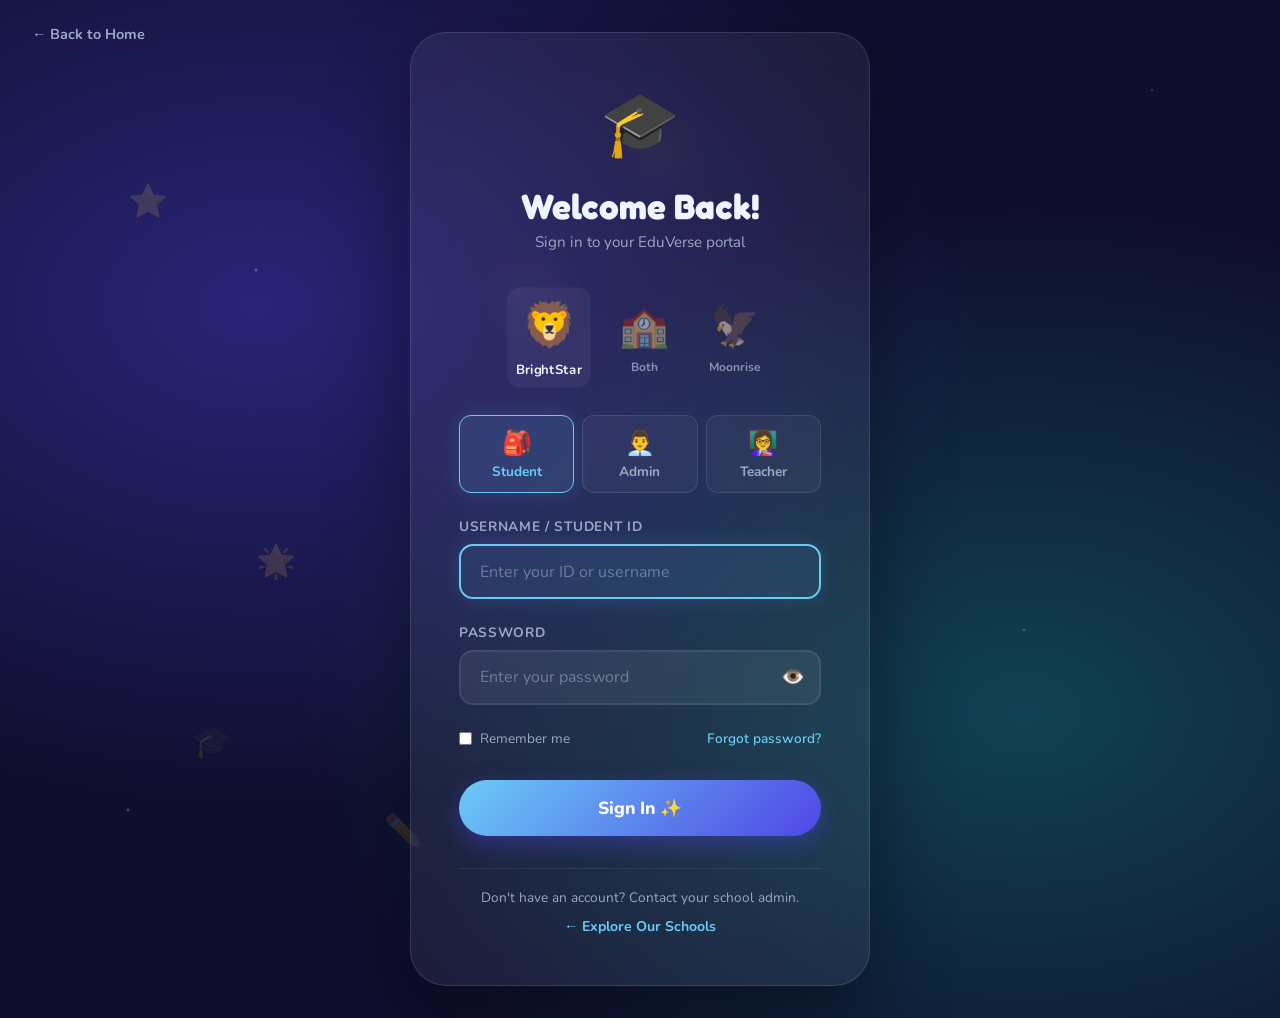
<file: login.html>
<!DOCTYPE html>
<html lang="en">
<head>
  <meta charset="UTF-8" />
  <meta name="viewport" content="width=device-width, initial-scale=1.0"/>
  <title>Login – EduVerse Portal</title>
  <link rel="preconnect" href="https://fonts.googleapis.com">
  <link href="https://fonts.googleapis.com/css2?family=Baloo+2:wght@400;600;700;800&family=Nunito:wght@400;600;700;800&family=Fredoka+One&display=swap" rel="stylesheet">
  <link rel="stylesheet" href="css/style.css">
  <link rel="stylesheet" href="css/animations.css">
  <style>
    .bg-shapes .shape { animation-duration: 30s !important; }
    .floating-stars {
      position: fixed; inset: 0; pointer-events: none; z-index: 0;
      background-image:
        radial-gradient(2px 2px at 20% 30%, rgba(255,255,255,0.4) 0%, transparent 100%),
        radial-gradient(2px 2px at 80% 70%, rgba(255,255,255,0.3) 0%, transparent 100%),
        radial-gradient(1px 1px at 50% 20%, rgba(255,255,255,0.5) 0%, transparent 100%),
        radial-gradient(1px 1px at 60% 80%, rgba(255,255,255,0.3) 0%, transparent 100%),
        radial-gradient(2px 2px at 10% 90%, rgba(255,255,255,0.4) 0%, transparent 100%),
        radial-gradient(1px 1px at 90% 10%, rgba(255,255,255,0.5) 0%, transparent 100%);
    }
    .back-link {
      position: absolute; top: 1.5rem; left: 2rem;
      display: flex; align-items: center; gap: 0.5rem;
      color: var(--text-muted); font-weight: 700; font-size: 0.9rem;
      transition: color 0.3s; z-index: 10;
    }
    .back-link:hover { color: var(--sky); }
    .login-school-preview {
      display: flex; justify-content: center; gap: 1.5rem; margin-bottom: 2rem;
    }
    .preview-school {
      display: flex; flex-direction: column; align-items: center; gap: 0.3rem;
      opacity: 0.5; transition: opacity 0.3s, transform 0.3s; cursor: pointer;
      padding: 0.5rem;
      border-radius: 12px;
    }
    .preview-school.active { 
      opacity: 1; 
      transform: scale(1.1);
      background: rgba(255,255,255,0.05);
    }
    .preview-school:hover:not(.active) { 
      opacity: 0.7; 
      transform: scale(1.05);
    }
    .preview-school .preview-emoji { font-size: 2.5rem; }
    .preview-school .preview-name { font-size: 0.75rem; font-weight: 700; }
    .role-selector { display:grid; grid-template-columns:1fr 1fr 1fr; gap:0.5rem; margin-bottom:1.5rem; }
    .role-btn {
      padding:0.7rem 0.5rem; border-radius:12px; border:1px solid rgba(255,255,255,0.1);
      background:rgba(255,255,255,0.04); cursor:pointer; text-align:center;
      transition:all 0.3s; color:var(--text-muted); font-family:var(--font-body);
      font-weight:700; font-size:0.85rem;
    }
    .role-btn .role-icon { display:block; font-size:1.5rem; margin-bottom:0.2rem; }
    .role-btn.active {
      background:rgba(107,203,247,0.12); border-color:var(--sky); color:var(--sky);
      box-shadow: 0 0 20px rgba(107,203,247,0.15);
    }
    .role-btn:hover:not(.active) { border-color:rgba(255,255,255,0.2); color:var(--text-light); }
    
    /* Alert styles */
    .alert {
      padding: 1rem;
      border-radius: 12px;
      margin-bottom: 1.5rem;
      display: none;
      align-items: center;
      gap: 0.5rem;
      font-size: 0.9rem;
      font-weight: 600;
      animation: slideDown 0.3s ease-out;
    }
    .alert.visible { display: flex; }
    .alert-error {
      background: rgba(239, 68, 68, 0.1);
      border: 1px solid rgba(239, 68, 68, 0.3);
      color: #FCA5A5;
    }
    .alert-success {
      background: rgba(34, 197, 94, 0.1);
      border: 1px solid rgba(34, 197, 94, 0.3);
      color: #86EFAC;
    }
    .alert-warning {
      background: rgba(251, 191, 36, 0.1);
      border: 1px solid rgba(251, 191, 36, 0.3);
      color: #FCD34D;
    }
    @keyframes slideDown {
      from { opacity: 0; transform: translateY(-10px); }
      to { opacity: 1; transform: translateY(0); }
    }
    @keyframes shake {
      0%, 100% { transform: translateX(0); }
      10%, 30%, 50%, 70%, 90% { transform: translateX(-5px); }
      20%, 40%, 60%, 80% { transform: translateX(5px); }
    }
    .shake { animation: shake 0.5s; }
    
    /* Loading overlay */
    .loading-overlay {
      position: fixed;
      inset: 0;
      background: rgba(15, 14, 46, 0.9);
      backdrop-filter: blur(5px);
      display: none;
      align-items: center;
      justify-content: center;
      z-index: 9999;
    }
    .loading-overlay.visible { display: flex; }
    .loading-spinner {
      width: 60px;
      height: 60px;
      border: 4px solid rgba(107, 203, 247, 0.2);
      border-top-color: var(--sky);
      border-radius: 50%;
      animation: spin 1s linear infinite;
    }
    @keyframes spin {
      to { transform: rotate(360deg); }
    }
  </style>
</head>
<body class="login-body">

  <div class="floating-stars"></div>
  <div class="bg-shapes" aria-hidden="true">
    <div class="shape s1">⭐</div><div class="shape s3">🌟</div>
    <div class="shape s5">📚</div><div class="shape s7">🎓</div>
    <div class="shape s9">✏️</div><div class="shape s11">💡</div>
  </div>

  <a href="index.php" class="back-link">← Back to Home</a>

  <!-- Loading overlay -->
  <div class="loading-overlay" id="loadingOverlay">
    <div class="loading-spinner"></div>
  </div>

  <div class="login-container">
    <div class="login-card" id="loginCard">
      <div class="login-header">
        <span class="login-logo">🎓</span>
        <h1 class="login-title">Welcome Back!</h1>
        <p class="login-sub">Sign in to your EduVerse portal</p>
      </div>

      <!-- Alert messages -->
      <div class="alert alert-error" id="alertError">
        <span>❌</span>
        <span id="alertErrorText">An error occurred</span>
      </div>
      <div class="alert alert-success" id="alertSuccess">
        <span>✅</span>
        <span id="alertSuccessText">Login successful!</span>
      </div>
      <div class="alert alert-warning" id="alertWarning">
        <span>⚠️</span>
        <span id="alertWarningText">Warning</span>
      </div>

      <!-- School selector -->
      <div class="login-school-preview">
        <div class="preview-school active" data-school="brightstar" onclick="selectSchool('brightstar')">
          <span class="preview-emoji">🦁</span>
          <span class="preview-name">BrightStar</span>
        </div>
        <div class="preview-school" data-school="both" onclick="selectSchool('both')">
          <span class="preview-emoji">🏫</span>
          <span class="preview-name">Both</span>
        </div>
        <div class="preview-school" data-school="moonrise" onclick="selectSchool('moonrise')">
          <span class="preview-emoji">🦅</span>
          <span class="preview-name">Moonrise</span>
        </div>
      </div>

      <!-- Role selector -->
      <div class="role-selector">
        <button type="button" class="role-btn active" data-role="student" onclick="selectRole('student')">
          <span class="role-icon">🎒</span>Student
        </button>
        <button type="button" class="role-btn" data-role="admin" onclick="selectRole('admin')">
          <span class="role-icon">👨‍💼</span>Admin
        </button>
        <button type="button" class="role-btn" data-role="teacher" onclick="selectRole('teacher')">
          <span class="role-icon">👩‍🏫</span>Teacher
        </button>
      </div>

      <!-- Login form -->
      <form id="loginForm" onsubmit="handleLogin(event)" autocomplete="on">
        <div class="form-group">
          <label class="form-label" for="username">Username / Student ID</label>
          <div class="input-wrapper">
            <input 
              type="text" 
              id="username" 
              name="username"
              class="form-input" 
              placeholder="Enter your ID or username" 
              required 
              autocomplete="username"
              autofocus
            >
          </div>
          <span class="error-msg" id="userError">Please enter your username</span>
        </div>

        <div class="form-group">
          <label class="form-label" for="password">Password</label>
          <div class="input-wrapper">
            <input 
              type="password" 
              id="password" 
              name="password"
              class="form-input" 
              placeholder="Enter your password" 
              required 
              autocomplete="current-password"
            >
            <span class="input-icon" onclick="togglePassword()" title="Show/Hide password" style="cursor: pointer;">👁️</span>
          </div>
          <span class="error-msg" id="passError">Please enter your password</span>
        </div>

        <!-- Hidden school & role fields -->
        <input type="hidden" id="schoolField" name="school" value="brightstar">
        <input type="hidden" id="roleField" name="role" value="student">

        <div style="display:flex; align-items:center; justify-content:space-between; margin-bottom:1.5rem;">
          <label style="display:flex; align-items:center; gap:0.5rem; font-size:0.85rem; color:var(--text-muted); cursor:pointer;">
            <input type="checkbox" id="rememberMe" style="accent-color:var(--sky)"> Remember me
          </label>
          <a href="#" onclick="showForgotPassword(); return false;" style="color:var(--sky); font-size:0.85rem; font-weight:600;">
            Forgot password?
          </a>
        </div>

        <button type="submit" class="btn-login-submit" id="loginBtn">
          <span id="loginBtnText">Sign In ✨</span>
        </button>
      </form>

      <div class="login-footer-links" style="margin-top:2rem; border-top:1px solid rgba(255,255,255,0.08); padding-top:1.2rem;">
        <p style="color:var(--text-muted); font-size:0.85rem; margin-bottom:0.5rem;">
          Don't have an account? Contact your school admin.
        </p>
        <a href="index.php#schools" style="color:var(--sky); font-size:0.88rem; font-weight:700;">
          ← Explore Our Schools
        </a>
      </div>
    </div>
  </div>

  <script>
    // ============================================
    // EDUVERSE LOGIN - CORRECTED VERSION
    // Fixed redirect paths for actual file structure
    // ============================================

    'use strict';

    // State management
    let selectedSchool = 'brightstar';
    let selectedRole = 'student';
    let loginAttempts = 0;
    const MAX_ATTEMPTS = 5;

    // ============ INITIALIZATION ============
    document.addEventListener('DOMContentLoaded', function() {
      console.log('✅ Login page loaded');
      loadRememberedUsername();
    });

    // ============ SCHOOL SELECTION ============
    function selectSchool(school) {
      selectedSchool = school;
      document.getElementById('schoolField').value = school;
      
      document.querySelectorAll('.preview-school').forEach(el => {
        el.classList.remove('active');
        if (el.dataset.school === school) {
          el.classList.add('active');
        }
      });
      
      console.log('🏫 Selected school:', school);
    }

    // ============ ROLE SELECTION ============
    function selectRole(role) {
      selectedRole = role;
      document.getElementById('roleField').value = role;
      
      document.querySelectorAll('.role-btn').forEach(btn => {
        btn.classList.toggle('active', btn.dataset.role === role);
      });
      
      console.log('👤 Selected role:', role);
    }

    // ============ PASSWORD TOGGLE ============
    function togglePassword() {
      const passwordInput = document.getElementById('password');
      const icon = event.target;
      
      if (passwordInput.type === 'password') {
        passwordInput.type = 'text';
        icon.textContent = '🔒';
      } else {
        passwordInput.type = 'password';
        icon.textContent = '👁️';
      }
    }

    // ============ REMEMBER ME ============
    function loadRememberedUsername() {
      const remembered = localStorage.getItem('eduverse_username');
      const rememberCheckbox = document.getElementById('rememberMe');
      
      if (remembered) {
        document.getElementById('username').value = remembered;
        rememberCheckbox.checked = true;
      }
    }

    function saveRememberedUsername(username) {
      const rememberCheckbox = document.getElementById('rememberMe');
      
      if (rememberCheckbox.checked) {
        localStorage.setItem('eduverse_username', username);
      } else {
        localStorage.removeItem('eduverse_username');
      }
    }

    // ============ ALERT FUNCTIONS ============
    function showAlert(type, message) {
      hideAllAlerts();
      
      const alertEl = document.getElementById('alert' + capitalize(type));
      const textEl = document.getElementById('alert' + capitalize(type) + 'Text');
      
      if (alertEl && textEl) {
        textEl.textContent = message;
        alertEl.classList.add('visible');
        
        setTimeout(() => {
          alertEl.classList.remove('visible');
        }, 5000);
      }
    }

    function hideAllAlerts() {
      document.querySelectorAll('.alert').forEach(alert => {
        alert.classList.remove('visible');
      });
      document.querySelectorAll('.error-msg').forEach(error => {
        error.classList.remove('visible');
      });
    }

    function capitalize(str) {
      return str.charAt(0).toUpperCase() + str.slice(1);
    }

    // ============ LOADING STATE ============
    function setLoading(isLoading) {
      const btn = document.getElementById('loginBtn');
      const btnText = document.getElementById('loginBtnText');
      const overlay = document.getElementById('loadingOverlay');
      
      if (isLoading) {
        btn.disabled = true;
        btnText.textContent = '🔄 Signing in...';
        overlay.classList.add('visible');
      } else {
        btn.disabled = false;
        btnText.textContent = 'Sign In ✨';
        overlay.classList.remove('visible');
      }
    }

    // ============ VALIDATION ============
    function validateForm() {
      hideAllAlerts();
      
      const username = document.getElementById('username').value.trim();
      const password = document.getElementById('password').value;
      let isValid = true;

      if (!username) {
        document.getElementById('userError').classList.add('visible');
        isValid = false;
      }

      if (!password) {
        document.getElementById('passError').classList.add('visible');
        isValid = false;
      }

      if (loginAttempts >= MAX_ATTEMPTS) {
        showAlert('error', 'Too many failed attempts. Please wait 5 minutes.');
        isValid = false;
      }

      return isValid;
    }

    // ============ LOGIN HANDLER ============
    async function handleLogin(event) {
      event.preventDefault();
      
      if (!validateForm()) {
        shakeCard();
        return;
      }

      const username = document.getElementById('username').value.trim();
      const password = document.getElementById('password').value;
      
      setLoading(true);
      
      try {
        const response = await fetch('php/login.php', {
          method: 'POST',
          headers: { 
            'Content-Type': 'application/json',
            'Accept': 'application/json'
          },
          credentials: 'include',
          body: JSON.stringify({
            username: username,
            password: password,
            school: selectedSchool,
            role: selectedRole
          })
        });

        if (!response.ok) {
          throw new Error(`Server error: ${response.status}`);
        }

        const data = await response.json();
        
        if (data.success) {
          loginAttempts = 0;
          console.log('✅ Login successful:', data);
          
          saveRememberedUsername(username);
          showAlert('success', 'Login successful! Redirecting...');
          document.getElementById('loginBtnText').textContent = '✅ Success!';
          
          setTimeout(() => {
            redirectToDashboard(data.role, data.school);
          }, 1000);
          
        } else {
          loginAttempts++;
          setLoading(false);
          
          const errorMessage = data.message || data.error || 'Invalid credentials';
          console.error('❌ Login failed:', errorMessage);
          
          showAlert('error', errorMessage);
          shakeCard();
          
          document.getElementById('password').value = '';
          document.getElementById('password').focus();
        }
        
      } catch (error) {
        setLoading(false);
        console.error('❌ Login error:', error);
        showAlert('error', 'Connection error. Please try again.');
        shakeCard();
      }
    }

    // ============ REDIRECT LOGIC - FIXED ============
    function redirectToDashboard(role, school) {
      console.log('🔀 Redirecting. Role:', role, 'School:', school);
      
      // Redirect to actual file locations
      if (role === 'admin') {
        window.location.href = 'admin/index.html';
      } else if (role === 'student') {
        window.location.href = 'student-dashboard.php';
      } else if (role === 'teacher') {
        window.location.href = 'teacher-dashboard.php?school=' + school;
      } else {
        console.warn('⚠️ Unknown role:', role);
        window.location.href = 'index.php';
      }
    }

    // ============ ANIMATIONS ============
    function shakeCard() {
      const card = document.getElementById('loginCard');
      card.classList.add('shake');
      setTimeout(() => {
        card.classList.remove('shake');
      }, 500);
    }

    // ============ FORGOT PASSWORD ============
    function showForgotPassword() {
      showAlert('warning', 'Please contact your school administrator to reset your password.');
    }
  </script>
</body>
</html>
</file>
<file: css/style.css>
/* ============================================
   EDUVERSE PORTAL - COMPLETE STYLESHEET
   Perfectly Organized & Production Ready
   ============================================ */

/* ================================================
   SECTION 1: CSS VARIABLES
   ================================================ */
:root {
  /* Colors */
  --sun: #FFD93D;
  --sky: #6BCBF7;
  --grass: #6BCB77;
  --coral: #FF6B6B;
  --purple: #A78BFA;
  --indigo: #4F46E5;
  --pink: #F472B6;
  --teal: #14B8A6;
  --orange: #FB923C;
  
  /* Backgrounds */
  --bg-main: #0F0E2E;
  --bg-card: rgba(255,255,255,0.07);
  
  /* Text */
  --text-light: #F0F4FF;
  --text-muted: #9BA8C5;
  
  /* Effects */
  --border-glow: rgba(167,139,250,0.3);
  --shadow-glow: 0 0 40px rgba(107,203,247,0.25);
  
  /* Typography */
  --font-fun: 'Baloo 2', cursive;
  --font-body: 'Nunito', sans-serif;
  --font-title: 'Fredoka One', cursive;
  
  /* Layout */
  --navbar-h: 72px;
  --radius-lg: 24px;
  --radius-xl: 36px;
}

/* ================================================
   SECTION 2: RESET & BASE STYLES
   ================================================ */
*, *::before, *::after {
  box-sizing: border-box;
  margin: 0;
  padding: 0;
}

html {
  scroll-behavior: smooth;
}

body {
  font-family: var(--font-body);
  background: var(--bg-main);
  color: var(--text-light);
  overflow-x: hidden;
  background: 
    radial-gradient(ellipse at 10% 20%, rgba(79,70,229,0.35) 0%, transparent 55%),
    radial-gradient(ellipse at 90% 80%, rgba(20,184,166,0.25) 0%, transparent 55%),
    radial-gradient(ellipse at 50% 50%, rgba(244,114,182,0.1) 0%, transparent 70%),
    #0F0E2E;
  min-height: 100vh;
}

a {
  text-decoration: none;
  color: inherit;
}

ul {
  list-style: none;
}

img {
  max-width: 100%;
  display: block;
}

/* ================================================
   SECTION 3: FLOATING BACKGROUND SHAPES
   ================================================ */
.bg-shapes {
  position: fixed;
  inset: 0;
  pointer-events: none;
  z-index: 0;
  overflow: hidden;
}

.shape {
  position: absolute;
  font-size: clamp(1.5rem, 3vw, 2.8rem);
  opacity: 0.12;
  animation: floatShape 20s linear infinite;
  filter: blur(0.5px);
}

.s1 { top: 10%; left: 5%; animation-duration: 18s; }
.s2 { top: 30%; left: 90%; animation-duration: 22s; animation-delay: -5s; }
.s3 { top: 70%; left: 15%; animation-duration: 16s; animation-delay: -8s; }
.s4 { top: 20%; left: 80%; animation-duration: 25s; animation-delay: -3s; }
.s5 { top: 85%; left: 75%; animation-duration: 19s; animation-delay: -10s; }
.s6 { top: 55%; left: 50%; animation-duration: 21s; animation-delay: -6s; }
.s7 { top: 40%; left: 25%; animation-duration: 17s; animation-delay: -12s; }
.s8 { top: 15%; left: 60%; animation-duration: 23s; animation-delay: -2s; }
.s9 { top: 75%; left: 40%; animation-duration: 20s; animation-delay: -15s; }
.s10 { top: 90%; left: 10%; animation-duration: 24s; animation-delay: -7s; }
.s11 { top: 5%; left: 45%; animation-duration: 15s; animation-delay: -9s; }
.s12 { top: 60%; left: 95%; animation-duration: 26s; animation-delay: -4s; }

@keyframes floatShape {
  0% { transform: translateY(0px) rotate(0deg); opacity: 0.12; }
  25% { opacity: 0.2; }
  50% { transform: translateY(-30px) rotate(180deg); opacity: 0.12; }
  75% { opacity: 0.18; }
  100% { transform: translateY(0px) rotate(360deg); opacity: 0.12; }
}

/* ================================================
   SECTION 4: NAVBAR
   ================================================ */
/* ============================================
   PROFESSIONAL NAVBAR WITH GLASSMORPHISM
   Modern, Beautiful, Fixed Header
   ============================================ */

.navbar {
  position: fixed;
  top: 0;
  left: 0;
  right: 0;
  z-index: 1000;
  height: var(--navbar-h);
  display: flex;
  align-items: center;
  justify-content: space-between;
  padding: 0 clamp(1.5rem, 5vw, 4rem);
  
  /* Advanced Glassmorphism */
  background: rgba(15, 14, 46, 0.4);
  backdrop-filter: blur(25px) saturate(180%);
  -webkit-backdrop-filter: blur(25px) saturate(180%);
  
  /* Beautiful Border */
  border-bottom: 1px solid rgba(255, 255, 255, 0.1);
  box-shadow: 0 4px 30px rgba(0, 0, 0, 0.1),
              0 1px 0 rgba(255, 255, 255, 0.05) inset;
  
  /* Smooth Transitions */
  transition: all 0.4s cubic-bezier(0.4, 0, 0.2, 1);
}

/* Scrolled State - More Opaque */
.navbar.scrolled {
  background: rgba(15, 14, 46, 0.85);
  backdrop-filter: blur(30px) saturate(200%);
  -webkit-backdrop-filter: blur(30px) saturate(200%);
  box-shadow: 0 8px 32px rgba(0, 0, 0, 0.2),
              0 1px 0 rgba(255, 255, 255, 0.08) inset,
              0 -1px 0 rgba(255, 255, 255, 0.02) inset;
  border-bottom-color: rgba(255, 255, 255, 0.15);
}

/* Brand Logo */
.nav-brand {
  display: flex;
  align-items: center;
  gap: 0.8rem;
  font-family: var(--font-title);
  font-size: 1.9rem;
  color: var(--sun);
  position: relative;
  transition: transform 0.3s ease;
  cursor: pointer;
  
  /* Subtle Glow */
  filter: drop-shadow(0 0 20px rgba(255, 217, 61, 0.3));
}

.nav-brand:hover {
  transform: translateY(-2px);
  filter: drop-shadow(0 0 25px rgba(255, 217, 61, 0.5));
}

.brand-icon {
  font-size: 2.2rem;
  display: inline-block;
  animation: brandFloat 3s ease-in-out infinite;
}

@keyframes brandFloat {
  0%, 100% { transform: translateY(0px) rotate(0deg); }
  50% { transform: translateY(-5px) rotate(5deg); }
}

.brand-text {
  font-family: var(--font-title);
  background: linear-gradient(135deg, var(--sun), var(--orange));
  -webkit-background-clip: text;
  -webkit-text-fill-color: transparent;
  background-clip: text;
  position: relative;
}

/* Navigation Links Container */
.nav-links {
  display: flex;
  align-items: center;
  gap: 2.5rem;
  position: relative;
}

/* Individual Nav Links */
.nav-link {
  font-family: var(--font-body);
  font-weight: 600;
  font-size: 0.95rem;
  color: var(--text-muted);
  letter-spacing: 0.03em;
  position: relative;
  padding: 0.5rem 0;
  transition: all 0.3s cubic-bezier(0.4, 0, 0.2, 1);
  cursor: pointer;
}

/* Animated Underline */
.nav-link::after {
  content: '';
  position: absolute;
  bottom: 0;
  left: 0;
  width: 0;
  height: 2px;
  background: linear-gradient(90deg, var(--sky), var(--purple), var(--pink));
  background-size: 200% 100%;
  border-radius: 2px;
  transition: width 0.4s cubic-bezier(0.4, 0, 0.2, 1);
  box-shadow: 0 0 10px rgba(107, 203, 247, 0.5);
}

/* Hover Effect */
.nav-link:hover {
  color: var(--text-light);
  transform: translateY(-2px);
  text-shadow: 0 0 20px rgba(107, 203, 247, 0.4);
}

.nav-link:hover::after {
  width: 100%;
  animation: gradientShift 2s ease infinite;
}

@keyframes gradientShift {
  0% { background-position: 0% 50%; }
  50% { background-position: 100% 50%; }
  100% { background-position: 0% 50%; }
}

/* Active Link State */
.nav-link.active {
  color: var(--sky);
  font-weight: 700;
}

.nav-link.active::after {
  width: 100%;
  background: linear-gradient(90deg, var(--sky), var(--purple));
}

/* Login Button - Premium Design */
.nav-btn.btn-login {
  position: relative;
  padding: 0.65rem 1.8rem;
  border-radius: 50px;
  background: linear-gradient(135deg, var(--indigo), var(--purple), var(--pink));
  background-size: 200% 200%;
  color: #fff;
  font-weight: 700;
  font-size: 0.95rem;
  border: 1px solid rgba(255, 255, 255, 0.1);
  cursor: pointer;
  overflow: hidden;
  
  /* Glass Effect */
  backdrop-filter: blur(10px);
  
  /* Premium Shadow */
  box-shadow: 0 4px 20px rgba(79, 70, 229, 0.4),
              0 1px 0 rgba(255, 255, 255, 0.1) inset;
  
  /* Smooth Transitions */
  transition: all 0.4s cubic-bezier(0.4, 0, 0.2, 1);
}

/* Animated Background Gradient */
.nav-btn.btn-login::before {
  content: '';
  position: absolute;
  inset: 0;
  background: linear-gradient(135deg, transparent, rgba(255, 255, 255, 0.2), transparent);
  transform: translateX(-100%);
  transition: transform 0.6s ease;
}

/* Hover State */
.nav-btn.btn-login:hover {
  transform: translateY(-3px) scale(1.05);
  background-position: 100% 50%;
  box-shadow: 0 8px 30px rgba(79, 70, 229, 0.6),
              0 4px 15px rgba(167, 139, 250, 0.4),
              0 1px 0 rgba(255, 255, 255, 0.2) inset;
  border-color: rgba(255, 255, 255, 0.2);
}

.nav-btn.btn-login:hover::before {
  transform: translateX(100%);
}

/* Active/Click State */
.nav-btn.btn-login:active {
  transform: translateY(-1px) scale(1.02);
  box-shadow: 0 4px 15px rgba(79, 70, 229, 0.5);
}

/* Mobile Hamburger Menu */
.hamburger {
  display: none;
  flex-direction: column;
  justify-content: space-between;
  width: 30px;
  height: 24px;
  cursor: pointer;
  background: none;
  border: none;
  padding: 0;
  position: relative;
  z-index: 1001;
  transition: transform 0.3s ease;
}

.hamburger:hover {
  transform: scale(1.1);
}

.hamburger span {
  display: block;
  width: 100%;
  height: 3px;
  background: linear-gradient(90deg, var(--text-light), var(--sky));
  border-radius: 3px;
  transition: all 0.3s cubic-bezier(0.68, -0.55, 0.265, 1.55);
  box-shadow: 0 0 10px rgba(107, 203, 247, 0.3);
}

/* Hamburger Animation - Open State */
.hamburger.active span:nth-child(1) {
  transform: translateY(10.5px) rotate(45deg);
}

.hamburger.active span:nth-child(2) {
  opacity: 0;
  transform: translateX(-20px);
}

.hamburger.active span:nth-child(3) {
  transform: translateY(-10.5px) rotate(-45deg);
}

/* Mobile Menu - Glass Panel */
.nav-links.open {
  display: flex;
  flex-direction: column;
  position: fixed;
  top: var(--navbar-h);
  left: 0;
  right: 0;
  
  /* Advanced Glassmorphism */
  background: rgba(15, 14, 46, 0.95);
  backdrop-filter: blur(30px) saturate(180%);
  -webkit-backdrop-filter: blur(30px) saturate(180%);
  
  /* Premium Styling */
  padding: 2rem 1.5rem;
  gap: 1.5rem;
  border-bottom: 1px solid rgba(255, 255, 255, 0.1);
  box-shadow: 0 10px 40px rgba(0, 0, 0, 0.3),
              0 1px 0 rgba(255, 255, 255, 0.1) inset;
  
  /* Smooth Animation */
  animation: slideDown 0.4s cubic-bezier(0.4, 0, 0.2, 1);
  max-height: calc(100vh - var(--navbar-h));
  overflow-y: auto;
}

@keyframes slideDown {
  from {
    opacity: 0;
    transform: translateY(-20px);
  }
  to {
    opacity: 1;
    transform: translateY(0);
  }
}

/* Responsive Design */
@media (max-width: 900px) {
  .nav-links {
    display: none;
  }
  
  .hamburger {
    display: flex;
  }
  
  .nav-brand {
    font-size: 1.6rem;
  }
  
  .brand-icon {
    font-size: 1.8rem;
  }
  
  /* Mobile Nav Links */
  .nav-links.open .nav-link {
    width: 100%;
    padding: 1rem;
    border-radius: 12px;
    background: rgba(255, 255, 255, 0.03);
    border: 1px solid rgba(255, 255, 255, 0.05);
    text-align: center;
    transition: all 0.3s ease;
  }
  
  .nav-links.open .nav-link:hover {
    background: rgba(255, 255, 255, 0.08);
    border-color: rgba(107, 203, 247, 0.3);
    transform: translateX(5px);
  }
  
  .nav-links.open .nav-link::after {
    display: none;
  }
  
  /* Mobile Login Button */
  .nav-links.open .nav-btn.btn-login {
    width: 100%;
    padding: 1rem 2rem;
    font-size: 1rem;
  }
}

@media (max-width: 600px) {
  .navbar {
    padding: 0 1rem;
  }
  
  .nav-brand {
    font-size: 1.4rem;
  }
  
  .brand-icon {
    font-size: 1.6rem;
  }
}

/* Accessibility - Focus States */
.nav-link:focus-visible,
.nav-btn.btn-login:focus-visible,
.hamburger:focus-visible {
  outline: 2px solid var(--sky);
  outline-offset: 4px;
  border-radius: 8px;
}

/* Smooth Scroll Padding for Fixed Navbar */
html {
  scroll-padding-top: calc(var(--navbar-h) + 2rem);
}

/* Extra Polish - Shine Effect on Load */
@keyframes navbarShine {
  0% {
    background-position: -100% 0;
  }
  100% {
    background-position: 200% 0;
  }
}

.navbar::before {
  content: '';
  position: absolute;
  top: 0;
  left: -100%;
  width: 100%;
  height: 100%;
  background: linear-gradient(
    90deg,
    transparent,
    rgba(255, 255, 255, 0.1),
    transparent
  );
  animation: navbarShine 3s ease-in-out infinite;
  pointer-events: none;
}

/* ================================================
   SECTION 5: HERO SECTION
   ================================================ */
/* ============================================
   HERO SECTION - PERFECT FIX
   Text on LEFT, Planet on RIGHT
   ============================================ */

/* ---- HERO SECTION ---- */
/* ============================================
   HERO SECTION - PERFECT FIX
   Text on LEFT, Planet on RIGHT
   ============================================ */

/* ---- HERO SECTION ---- */
.hero {
  position: relative;
  z-index: 1;
  min-height: 100vh;
  padding-top: var(--navbar-h);
  padding-left: clamp(1.5rem, 6vw, 7rem);
  padding-right: clamp(1rem, 4vw, 3rem);
  display: flex;
  align-items: center;
}

.hero-content {
  width: 100%;
  display: grid;
  grid-template-columns: 1fr 1fr;
  align-items: center;
  gap: 4rem;
}

.hero-text {
  max-width: 600px;
}

.badge {
  display: inline-flex;
  align-items: center;
  gap: 0.5rem;
  background: rgba(255,217,61,0.15);
  border: 1px solid rgba(255,217,61,0.4);
  border-radius: 50px;
  padding: 0.4rem 1.2rem;
  font-size: 0.9rem;
  font-weight: 700;
  color: var(--sun);
  margin-bottom: 1.5rem;
  letter-spacing: 0.05em;
}

.hero-title {
  font-family: var(--font-title);
  font-size: clamp(2.8rem, 6vw, 5.5rem);
  line-height: 1.1;
  margin-bottom: 1.2rem;
  color: var(--text-light);
}

.shimmer-text {
  background: linear-gradient(135deg, var(--sky), var(--purple));
  -webkit-background-clip: text;
  -webkit-text-fill-color: transparent;
  background-clip: text;
}

.hero-desc {
  font-size: 1.15rem;
  line-height: 1.7;
  color: var(--text-muted);
  margin-bottom: 2.5rem;
  font-weight: 500;
}

.hero-cta {
  display: flex;
  gap: 1rem;
  flex-wrap: wrap;
  margin-bottom: 2rem;
}

/* Hero Stats */
.hero-stats {
  display: flex;
  gap: 2rem;
  margin-top: 2rem;
  padding-top: 2rem;
  border-top: 1px solid rgba(255, 255, 255, 0.1);
}

.stat-item {
  display: flex;
  flex-direction: column;
  align-items: flex-start;
  gap: 0.3rem;
}

.stat-item .counter {
  font-family: var(--font-title);
  font-size: 2.5rem;
  background: linear-gradient(135deg, var(--sky), var(--purple));
  -webkit-background-clip: text;
  -webkit-text-fill-color: transparent;
  background-clip: text;
  line-height: 1;
}

.stat-item span:last-child {
  font-size: 0.85rem;
  color: var(--text-muted);
  text-transform: uppercase;
  letter-spacing: 0.1em;
  font-weight: 700;
}

/* ---- HERO PLANET (RIGHT SIDE) ---- */
.hero-visual {
  display: flex;
  justify-content: center;
  align-items: center;
  position: relative;
  height: 500px;
  width: 100%;
}

.planet-wrapper {
  position: relative;
  width: 100%;
  height: 100%;
  display: flex;
  align-items: center;
  justify-content: center;
}

.planet {
  position: relative;
  width: 350px;
  height: 350px;
  display: flex;
  align-items: center;
  justify-content: center;
  transition: transform 0.1s ease-out;
}

.planet-core {
  font-size: 13rem;
  filter: drop-shadow(0 0 50px rgba(107, 203, 247, 0.7));
  position: relative;
  z-index: 2;
}

.planet-ring {
  position: absolute;
  width: 450px;
  height: 130px;
  border: 4px solid rgba(107,203,247,0.5);
  border-radius: 50%;
  transform: rotateX(75deg);
  animation: ringPulse 3s ease-in-out infinite;
}

@keyframes ringPulse {
  0%, 100% { opacity: 0.4; }
  50% { opacity: 0.8; }
}

.orbit {
  position: absolute;
  top: 50%;
  left: 50%;
  transform: translate(-50%, -50%);
  border: 2px solid rgba(167, 139, 250, 0.2);
  border-radius: 50%;
  animation: orbitSpin linear infinite;
}

.orbit-1 {
  width: 290px;
  height: 290px;
  animation-duration: 12s;
}

.orbit-2 {
  width: 420px;
  height: 420px;
  animation-duration: 18s;
  animation-direction: reverse;
}

.orbit-3 {
  width: 550px;
  height: 550px;
  animation-duration: 24s;
}

.satellite {
  position: absolute;
  top: -15px;
  left: 50%;
  transform: translateX(-50%);
  font-size: 3rem;
  filter: drop-shadow(0 0 15px rgba(255, 215, 0, 0.7));
  animation: satelliteFloat 3s ease-in-out infinite;
}

@keyframes orbitSpin {
  from { transform: translate(-50%, -50%) rotate(0deg); }
  to { transform: translate(-50%, -50%) rotate(360deg); }
}

@keyframes satelliteFloat {
  0%, 100% { transform: translateX(-50%) translateY(0); }
  50% { transform: translateX(-50%) translateY(-5px); }
}

/* ---- RESPONSIVE ---- */
@media(max-width:900px) {
  .hero {
    padding-left: 1.5rem;
    padding-right: 1.5rem;
  }
  
  .hero-content {
    grid-template-columns: 1fr;
    gap: 2rem;
    text-align: center;
  }
  
  .hero-text {
    max-width: 100%;
  }
  
  .hero-visual {
    height: 350px;
  }
  
  .hero-cta {
    justify-content: center;
  }
  
  .hero-stats {
    justify-content: center;
  }
  
  .stat-item {
    align-items: center;
  }
}

@media(max-width:600px) {
  .hero-stats {
    flex-direction: column;
    gap: 1rem;
  }
  
  .hero-visual {
    height: 300px;
  }
  
  .planet {
    width: 220px;
    height: 220px;
  }
  
  .planet-core {
    font-size: 8rem;
  }
  
  .planet-ring {
    width: 280px;
    height: 80px;
  }
  
  .orbit-1 {
    width: 180px;
    height: 180px;
  }
  
  .orbit-2 {
    width: 260px;
    height: 260px;
  }
  
  .orbit-3 {
    width: 340px;
    height: 340px;
  }
  
  .satellite {
    font-size: 1.8rem;
  }
}

/* ================================================
   SECTION 6: BUTTONS
   ================================================ */
.btn {
  display: inline-flex;
  align-items: center;
  gap: 0.5rem;
  padding: 0.85rem 2rem;
  border-radius: 50px;
  font-family: var(--font-body);
  font-weight: 800;
  font-size: 1rem;
  cursor: pointer;
  border: none;
  transition: all 0.3s;
  position: relative;
  overflow: hidden;
}

.btn::before {
  content: '';
  position: absolute;
  inset: 0;
  opacity: 0;
  background: rgba(255,255,255,0.15);
  transition: opacity 0.3s;
}

.btn:hover::before {
  opacity: 1;
}

.btn:hover {
  transform: translateY(-3px);
}

.btn:active {
  transform: translateY(0);
}

.btn-primary {
  background: linear-gradient(135deg, #6BCBF7, #4F46E5);
  color: #fff;
  box-shadow: 0 8px 25px rgba(79,70,229,0.45);
}

.btn-primary:hover {
  box-shadow: 0 14px 35px rgba(79,70,229,0.6);
}

.btn-secondary {
  background: rgba(255,255,255,0.08);
  color: var(--text-light);
  border: 2px solid rgba(255,255,255,0.2);
}

.btn-secondary:hover {
  border-color: var(--purple);
  background: rgba(167,139,250,0.15);
}

.btn-alt {
  background: linear-gradient(135deg, var(--teal), var(--grass));
  color: #fff;
  box-shadow: 0 8px 25px rgba(20,184,166,0.4);
}

.btn-lg {
  padding: 1rem 2.5rem;
  font-size: 1.1rem;
}

.btn-large {
  padding: 1.2rem 2.8rem;
  font-size: 1.15rem;
}

.btn-icon {
  font-size: 1.2rem;
}

/* ================================================
   SECTION 7: COMMON SECTION STYLES
   ================================================ */
section {
  position: relative;
  z-index: 1;
  padding: clamp(3rem, 8vw, 7rem) clamp(1rem, 5vw, 5rem);
}

.container {
  max-width: 1400px;
  margin: 0 auto;
  padding: 0 clamp(1rem, 5vw, 2rem);
}

.section-header {
  text-align: center;
  margin-bottom: 3.5rem;
}

.section-tag {
  display: inline-block;
  background: rgba(255,255,255,0.07);
  border: 1px solid rgba(255,255,255,0.15);
  border-radius: 50px;
  padding: 0.4rem 1.2rem;
  font-size: 0.85rem;
  font-weight: 700;
  text-transform: uppercase;
  letter-spacing: 0.1em;
  color: var(--sky);
  margin-bottom: 0.8rem;
}

.section-title {
  font-family: var(--font-title);
  font-size: clamp(2rem, 5vw, 3.5rem);
  color: var(--text-light);
  margin-bottom: 0.8rem;
}

.section-sub,
.section-desc {
  color: var(--text-muted);
  font-size: 1.05rem;
  max-width: 600px;
  margin: 0 auto;
  line-height: 1.7;
}

/* ================================================
   SECTION 8: SCHOOLS SECTION
   ================================================ */
.schools-section {
  background: rgba(255,255,255,0.015);
}

.schools-grid {
  display: grid;
  grid-template-columns: 1fr auto 1fr;
  gap: 2rem;
  align-items: stretch;
  max-width: 1100px;
  margin: 0 auto;
}

/* School Cards */
.school-card {
  background: var(--bg-card);
  border-radius: var(--radius-xl);
  border: 1px solid var(--border-glow);
  padding: 2.5rem 2rem;
  position: relative;
  overflow: hidden;
  transition: transform 0.4s, box-shadow 0.4s;
  backdrop-filter: blur(10px);
}

.school-card::before {
  content: '';
  position: absolute;
  inset: 0;
  opacity: 0;
  background: var(--hover-bg);
  transition: opacity 0.4s;
  pointer-events: none;
}

.school-card:hover {
  transform: translateY(-8px);
}

.school-card:hover::before {
  opacity: 1;
}

/* Dynamic School Colors - NEW */
.school-card.brightstar {
  --hover-bg: linear-gradient(145deg, rgba(107,203,247,0.08), rgba(79,70,229,0.08));
  box-shadow: 0 0 60px rgba(107,203,247,0.1);
}

.school-card.brightstar:hover {
  box-shadow: 0 20px 60px rgba(107,203,247,0.25);
}

.school-card.moonrise {
  --hover-bg: linear-gradient(145deg, rgba(20,184,166,0.08), rgba(167,139,250,0.08));
  box-shadow: 0 0 60px rgba(20,184,166,0.1);
}

.school-card.moonrise:hover {
  box-shadow: 0 20px 60px rgba(20,184,166,0.25);
}

/* Legacy Classes (keep for compatibility) */
.card-1 {
  --hover-bg: linear-gradient(145deg, rgba(107,203,247,0.08), rgba(79,70,229,0.08));
  box-shadow: 0 0 60px rgba(107,203,247,0.1);
}

.card-1:hover {
  box-shadow: 0 20px 60px rgba(107,203,247,0.25);
}

.card-2 {
  --hover-bg: linear-gradient(145deg, rgba(20,184,166,0.08), rgba(167,139,250,0.08));
  box-shadow: 0 0 60px rgba(20,184,166,0.1);
}

.card-2:hover {
  box-shadow: 0 20px 60px rgba(20,184,166,0.25);
}

/* 3D Tilt Effect */
.tilt-card {
  transform-style: preserve-3d;
  transition: transform 0.3s ease, box-shadow 0.3s ease;
  will-change: transform;
}

.tilt-card:hover {
  transform: translateY(-8px);
}

/* School Card Elements */
.card-glow {
  position: absolute;
  top: -50%;
  left: -50%;
  width: 200%;
  height: 200%;
  border-radius: 50%;
  background: radial-gradient(circle, rgba(107,203,247,0.06) 0%, transparent 70%);
  pointer-events: none;
}

.card-2 .card-glow,
.school-card.moonrise .card-glow {
  background: radial-gradient(circle, rgba(20,184,166,0.06) 0%, transparent 70%);
}

.school-card-inner {
  display: flex;
  flex-direction: column;
  height: 100%;
  position: relative;
  z-index: 1;
}

.school-mascot {
  font-size: 4rem;
  text-align: center;
  margin-bottom: 1rem;
  filter: drop-shadow(0 4px 12px rgba(0,0,0,0.3));
  animation: bounceCont 2s ease-in-out infinite;
}

.school-name {
  font-family: var(--font-title);
  font-size: 2rem;
  color: var(--text-light);
  margin-bottom: 0.5rem;
  text-align: center;
}

.school-motto {
  font-size: 1rem;
  color: var(--sky);
  font-weight: 600;
  margin-bottom: 1.5rem;
  font-style: italic;
  text-align: center;
}

.card-2 .school-motto,
.school-card.moonrise .school-motto {
  color: var(--teal);
}

.school-desc {
  color: var(--text-muted);
  font-size: 0.95rem;
  line-height: 1.6;
  margin-bottom: 1.5rem;
  text-align: center;
}

.school-features {
  display: flex;
  flex-wrap: wrap;
  gap: 0.5rem;
  margin-bottom: 1.5rem;
  justify-content: center;
}

.feature-badge {
  background: rgba(255, 255, 255, 0.08);
  border: 1px solid rgba(255, 255, 255, 0.1);
  border-radius: 8px;
  padding: 0.4rem 0.8rem;
  font-size: 0.85rem;
  color: var(--text-muted);
  font-weight: 600;
  transition: all 0.3s;
}

.feature-badge:hover {
  background: rgba(255, 255, 255, 0.12);
  color: var(--text-light);
  transform: translateY(-2px);
}

.school-actions {
  display: flex;
  flex-direction: column;
  gap: 0.8rem;
  margin-top: auto;
}

.card-btn {
  display: block;
  text-align: center;
  padding: 1rem;
  background: linear-gradient(135deg, var(--sky), var(--indigo));
  border-radius: 16px;
  font-weight: 800;
  color: #fff;
  transition: all 0.3s;
  font-size: 1rem;
  box-shadow: 0 6px 20px rgba(79,70,229,0.3);
}

.card-btn:hover {
  transform: scale(1.03);
  box-shadow: 0 10px 30px rgba(79,70,229,0.5);
}

.card-btn-2 {
  background: linear-gradient(135deg, var(--teal), var(--purple));
  box-shadow: 0 6px 20px rgba(20,184,166,0.3);
}

.card-btn-2:hover {
  box-shadow: 0 10px 30px rgba(20,184,166,0.5);
}

/* VS Divider */
.vs-divider {
  display: flex;
  flex-direction: column;
  align-items: center;
  justify-content: center;
  gap: 1rem;
}

.vs-circle {
  width: 70px;
  height: 70px;
  border-radius: 50%;
  background: linear-gradient(135deg, var(--coral), var(--purple));
  display: flex;
  align-items: center;
  justify-content: center;
  font-family: var(--font-title);
  font-size: 1.6rem;
  color: #fff;
  box-shadow: 0 0 30px rgba(255,107,107,0.4);
}

.vs-sparks {
  font-size: 1.5rem;
  animation: vsFlicker 1.5s ease-in-out infinite;
  letter-spacing: -0.5rem;
}

@keyframes vsFlicker {
  0%, 100% { opacity: 1; transform: scale(1); }
  50% { opacity: 0.5; transform: scale(0.9); }
}

/* ================================================
   SECTION 9: AGE GROUPS SECTION
   ================================================ */
.ages-section {
  background: 
    radial-gradient(ellipse at 30% 50%, rgba(244,114,182,0.08) 0%, transparent 60%),
    radial-gradient(ellipse at 70% 50%, rgba(107,203,247,0.08) 0%, transparent 60%);
}

.age-groups-grid {
  display: grid;
  grid-template-columns: repeat(5, 1fr);
  gap: 1.2rem;
  max-width: 1300px;
  margin: 0 auto;
}

.age-card {
  border-radius: var(--radius-lg);
  padding: 1.8rem 1.4rem;
  background: rgba(255,255,255,0.05);
  border: 1px solid rgba(255,255,255,0.1);
  text-align: center;
  position: relative;
  overflow: hidden;
  transition: all 0.4s cubic-bezier(0.34, 1.56, 0.64, 1);
  cursor: pointer;
}

.age-card::after {
  content: '';
  position: absolute;
  bottom: 0;
  left: 0;
  right: 0;
  height: 4px;
  background: var(--sky);
  transform: scaleX(0);
  transition: transform 0.3s;
  transform-origin: left;
}

.age-card:hover {
  transform: translateY(-10px) scale(1.03);
  border-color: var(--sky);
  box-shadow: 0 20px 40px rgba(0,0,0,0.3);
}

.age-card:hover::after {
  transform: scaleX(1);
}

.age-icon {
  font-size: 3.5rem;
  display: block;
  margin-bottom: 0.8rem;
  transition: transform 0.3s;
}

.age-card:hover .age-icon {
  transform: scale(1.2) rotate(10deg);
}

.age-name {
  font-family: var(--font-title);
  font-size: 1.3rem;
  color: var(--text-light);
  margin-bottom: 0.3rem;
}

.age-range {
  display: inline-block;
  background: rgba(107, 203, 247, 0.2);
  color: var(--sky);
  padding: 0.2rem 0.8rem;
  border-radius: 50px;
  font-size: 0.8rem;
  font-weight: 800;
  margin-bottom: 0.5rem;
  letter-spacing: 0.05em;
}

.age-level {
  color: var(--text-muted);
  font-size: 0.85rem;
  font-weight: 600;
  margin-bottom: 0.5rem;
}

.age-desc {
  font-size: 0.85rem;
  color: var(--text-muted);
  line-height: 1.5;
}

/* ================================================
   SECTION 10: FEATURES SECTION
   ================================================ */
.features-section {
  background: linear-gradient(0deg, rgba(79,70,229,0.05) 0%, transparent 100%);
}

.features-grid {
  display: grid;
  grid-template-columns: repeat(4, 1fr);
  gap: 1.5rem;
  max-width: 1200px;
  margin: 0 auto;
}

.feature-card {
  background: rgba(255,255,255,0.04);
  border: 1px solid rgba(255,255,255,0.08);
  border-radius: var(--radius-lg);
  padding: 2rem;
  text-align: center;
  transition: all 0.3s;
  cursor: default;
  position: relative;
  overflow: hidden;
}

.feature-card::before {
  content: '';
  position: absolute;
  top: 0;
  left: 0;
  right: 0;
  height: 3px;
  background: linear-gradient(90deg, var(--sky), var(--purple));
  transform: scaleX(0);
  transition: transform 0.4s;
  transform-origin: left;
}

.feature-card:hover::before {
  transform: scaleX(1);
}

.feature-card:hover {
  transform: translateY(-5px);
  background: rgba(255,255,255,0.07);
  border-color: rgba(255,255,255,0.15);
}

.feature-icon {
  font-size: 3rem;
  display: block;
  margin-bottom: 1rem;
}

.feature-card h4 {
  font-family: var(--font-fun);
  font-size: 1.2rem;
  color: var(--text-light);
  margin-bottom: 0.5rem;
}

.feature-card p {
  font-size: 0.9rem;
  color: var(--text-muted);
  line-height: 1.6;
}

/* Legacy feature-tile support */
.feature-tile {
  background: rgba(255,255,255,0.04);
  border: 1px solid rgba(255,255,255,0.08);
  border-radius: var(--radius-lg);
  padding: 2rem;
  transition: all 0.3s;
  cursor: default;
  position: relative;
  overflow: hidden;
}

.feature-tile::before {
  content: '';
  position: absolute;
  top: 0;
  left: 0;
  right: 0;
  height: 2px;
  background: var(--tile-top, linear-gradient(90deg, var(--sky), var(--purple)));
  transform: scaleX(0);
  transition: transform 0.4s;
  transform-origin: left;
}

.feature-tile:hover::before {
  transform: scaleX(1);
}

.feature-tile:hover {
  transform: translateY(-5px);
  background: rgba(255,255,255,0.07);
  border-color: rgba(255,255,255,0.15);
}

.ft1::before { background: linear-gradient(90deg, var(--coral), var(--pink)); }
.ft2::before { background: linear-gradient(90deg, var(--sky), var(--indigo)); }
.ft3::before { background: linear-gradient(90deg, var(--sun), var(--orange)); }
.ft4::before { background: linear-gradient(90deg, var(--grass), var(--teal)); }
.ft5::before { background: linear-gradient(90deg, var(--purple), var(--indigo)); }
.ft6::before { background: linear-gradient(90deg, var(--pink), var(--coral)); }

.feature-tile h4 {
  font-family: var(--font-fun);
  font-size: 1.2rem;
  color: var(--text-light);
  margin-bottom: 0.5rem;
}

.feature-tile p {
  font-size: 0.9rem;
  color: var(--text-muted);
  line-height: 1.6;
}

/* ================================================
   SECTION 11: CTA SECTION
   ================================================ */
.cta-section {
  position: relative;
  overflow: hidden;
  background: linear-gradient(135deg, rgba(79,70,229,0.15), rgba(20,184,166,0.12));
  border-top: 1px solid rgba(255,255,255,0.1);
  border-bottom: 1px solid rgba(255,255,255,0.1);
  padding: clamp(4rem, 8vw, 6rem) clamp(1rem, 5vw, 5rem);
}

.cta-content {
  text-align: center;
  position: relative;
  z-index: 2;
  max-width: 800px;
  margin: 0 auto;
}

.cta-emoji-row {
  font-size: 2.5rem;
  letter-spacing: 0.5rem;
  margin-bottom: 1.5rem;
  animation: emojiRow 3s ease-in-out infinite;
}

@keyframes emojiRow {
  0%, 100% { transform: translateY(0); }
  50% { transform: translateY(-8px); }
}

.cta-title {
  font-family: var(--font-title);
  font-size: clamp(2rem, 5vw, 3.5rem);
  color: var(--text-light);
  margin-bottom: 0.8rem;
}

.cta-desc,
.cta-sub {
  color: var(--text-muted);
  font-size: 1.1rem;
  margin-bottom: 2.5rem;
}

.cta-buttons {
  display: flex;
  justify-content: center;
  gap: 1.5rem;
  flex-wrap: wrap;
}

.confetti-layer {
  position: absolute;
  inset: 0;
  pointer-events: none;
}

/* Legacy support */
.cta-inner {
  text-align: center;
  position: relative;
  z-index: 2;
}

/* ================================================
   SECTION 12: FOOTER
   ================================================ */
.footer {
  background: rgba(0,0,0,0.3);
  border-top: 1px solid rgba(255,255,255,0.06);
  padding: 3rem clamp(1rem,4vw,4rem);
}

.footer-content {
  text-align: center;
  max-width: 600px;
  margin: 0 auto;
}

.footer-brand {
  display: flex;
  align-items: center;
  justify-content: center;
  gap: 0.5rem;
  font-family: var(--font-title);
  font-size: 1.8rem;
  color: var(--sun);
  margin-bottom: 0.5rem;
}

.footer-inner {
  display: flex;
  align-items: center;
  justify-content: space-between;
  flex-wrap: wrap;
  gap: 1rem;
}

.footer-links {
  display: flex;
  gap: 1.5rem;
}

.footer-links a {
  color: var(--text-muted);
  font-size: 0.9rem;
  font-weight: 600;
  transition: color 0.3s;
}

.footer-links a:hover {
  color: var(--sky);
}

.footer-copy {
  color: var(--text-muted);
  font-size: 0.85rem;
}

/* ================================================
   SECTION 13: LOGIN PAGE
   ================================================ */
.login-body {
  background: 
    radial-gradient(ellipse at 20% 30%, rgba(79,70,229,0.4) 0%, transparent 50%),
    radial-gradient(ellipse at 80% 70%, rgba(20,184,166,0.3) 0%, transparent 50%),
    #0F0E2E;
  min-height: 100vh;
  display: flex;
  align-items: center;
  justify-content: center;
  padding: 2rem;
}

.login-container {
  width: 100%;
  max-width: 460px;
}

.login-card {
  background: rgba(255,255,255,0.06);
  backdrop-filter: blur(20px);
  border-radius: var(--radius-xl);
  padding: 3rem;
  border: 1px solid rgba(255,255,255,0.12);
  box-shadow: 0 30px 80px rgba(0,0,0,0.4);
  animation: cardAppear 0.6s cubic-bezier(0.34, 1.56, 0.64, 1) both;
}

@keyframes cardAppear {
  from { opacity: 0; transform: translateY(30px) scale(0.95); }
  to { opacity: 1; transform: none; }
}

.login-header {
  text-align: center;
  margin-bottom: 2.5rem;
}

.login-logo {
  font-size: 4rem;
  animation: logoBounce 2s ease-in-out infinite;
  display: block;
  margin-bottom: 1rem;
}

@keyframes logoBounce {
  0%, 100% { transform: translateY(0) rotate(-5deg); }
  50% { transform: translateY(-10px) rotate(5deg); }
}

.login-title {
  font-family: var(--font-title);
  font-size: 2.2rem;
  color: var(--text-light);
  margin-bottom: 0.3rem;
}

.login-sub {
  color: var(--text-muted);
  font-size: 0.95rem;
}

.school-tabs {
  display: grid;
  grid-template-columns: 1fr 1fr;
  gap: 0.7rem;
  margin-bottom: 2rem;
}

.school-tab {
  padding: 0.8rem;
  border-radius: 14px;
  border: 2px solid rgba(255,255,255,0.1);
  background: rgba(255,255,255,0.03);
  cursor: pointer;
  text-align: center;
  transition: all 0.3s;
  color: var(--text-muted);
  font-weight: 700;
  font-size: 0.9rem;
}

.school-tab.active {
  border-color: var(--sky);
  background: rgba(107,203,247,0.12);
  color: var(--sky);
  box-shadow: 0 0 20px rgba(107,203,247,0.2);
}

.school-tab:hover:not(.active) {
  border-color: rgba(255,255,255,0.25);
  color: var(--text-light);
}

.form-group {
  margin-bottom: 1.5rem;
}

.form-label {
  display: block;
  font-size: 0.85rem;
  font-weight: 700;
  color: var(--text-muted);
  margin-bottom: 0.5rem;
  text-transform: uppercase;
  letter-spacing: 0.05em;
}

.form-input {
  width: 100%;
  padding: 0.9rem 1.2rem;
  border-radius: 14px;
  background: rgba(255,255,255,0.07);
  border: 2px solid rgba(255,255,255,0.08);
  color: var(--text-light);
  font-family: var(--font-body);
  font-size: 1rem;
  transition: all 0.3s;
  outline: none;
}

.form-input:focus {
  border-color: var(--sky);
  background: rgba(107,203,247,0.08);
  box-shadow: 0 0 20px rgba(107,203,247,0.15);
}

.form-input::placeholder {
  color: var(--text-muted);
  opacity: 0.6;
}

.input-wrapper {
  position: relative;
}

.input-icon {
  position: absolute;
  right: 1rem;
  top: 50%;
  transform: translateY(-50%);
  font-size: 1.2rem;
  cursor: pointer;
}

.btn-login-submit {
  width: 100%;
  padding: 1rem;
  border-radius: 50px;
  background: linear-gradient(135deg, var(--sky), var(--indigo));
  color: #fff;
  font-family: var(--font-body);
  font-weight: 800;
  font-size: 1.1rem;
  border: none;
  cursor: pointer;
  transition: all 0.3s;
  box-shadow: 0 8px 25px rgba(79,70,229,0.4);
  margin-top: 0.5rem;
}

.btn-login-submit:hover {
  transform: translateY(-2px);
  box-shadow: 0 14px 35px rgba(79,70,229,0.6);
}

.btn-login-submit:active {
  transform: scale(0.98);
}

.login-footer-links {
  text-align: center;
  margin-top: 1.5rem;
}

.login-footer-links a {
  color: var(--sky);
  font-size: 0.9rem;
  font-weight: 600;
}

.login-footer-links a:hover {
  text-decoration: underline;
}

.error-msg {
  display: none;
  color: var(--coral);
  font-size: 0.85rem;
  margin-top: 0.4rem;
}

.error-msg.visible {
  display: block;
  animation: shake 0.4s;
}

@keyframes shake {
  0%, 100% { transform: translateX(0); }
  25% { transform: translateX(-8px); }
  75% { transform: translateX(8px); }
}

/* ================================================
   SECTION 14: REGISTER PAGE
   ================================================ */
.register-body {
  background:
    radial-gradient(ellipse at 15% 40%, rgba(244,114,182,0.3) 0%, transparent 55%),
    radial-gradient(ellipse at 85% 60%, rgba(107,203,247,0.25) 0%, transparent 55%),
    #0F0E2E;
  min-height: 100vh;
  padding: 2rem;
}

.register-container {
  max-width: 700px;
  margin: 0 auto;
  padding-top: 2rem;
}

.register-header {
  text-align: center;
  margin-bottom: 2rem;
}

.register-card {
  background: rgba(255,255,255,0.06);
  backdrop-filter: blur(20px);
  border-radius: var(--radius-xl);
  padding: clamp(2rem,5vw,3rem);
  border: 1px solid rgba(255,255,255,0.12);
  box-shadow: 0 30px 80px rgba(0,0,0,0.4);
}

.register-school-info {
  display: flex;
  align-items: center;
  gap: 1rem;
  padding: 1rem 1.5rem;
  background: rgba(107,203,247,0.1);
  border-radius: 16px;
  border: 1px solid rgba(107,203,247,0.3);
  margin-bottom: 2rem;
}

.register-school-info.moonrise {
  background: rgba(20,184,166,0.1);
  border-color: rgba(20,184,166,0.3);
}

.register-school-info .mascot {
  font-size: 2.5rem;
}

.register-school-info h3 {
  font-family: var(--font-title);
  font-size: 1.4rem;
}

.register-school-info p {
  font-size: 0.85rem;
  color: var(--text-muted);
}

.form-row {
  display: grid;
  grid-template-columns: 1fr 1fr;
  gap: 1rem;
}

.form-select {
  width: 100%;
  padding: 0.9rem 1.2rem;
  border-radius: 14px;
  background: rgba(255,255,255,0.07);
  border: 2px solid rgba(255,255,255,0.08);
  color: var(--text-light);
  font-family: var(--font-body);
  font-size: 1rem;
  outline: none;
  cursor: pointer;
  appearance: none;
  background-image: url("data:image/svg+xml,%3Csvg xmlns='http://www.w3.org/2000/svg' width='12' height='8'%3E%3Cpath d='M0 0l6 8 6-8z' fill='%239BA8C5'/%3E%3C/svg%3E");
  background-repeat: no-repeat;
  background-position: right 1rem center;
  transition: all 0.3s;
}

.form-select:focus {
  border-color: var(--sky);
  box-shadow: 0 0 20px rgba(107,203,247,0.15);
}

.form-select option {
  background: #1a1a3e;
  color: var(--text-light);
}

.register-submit {
  width: 100%;
  padding: 1.1rem;
  border-radius: 50px;
  background: linear-gradient(135deg, var(--pink), var(--purple));
  color: #fff;
  font-family: var(--font-body);
  font-weight: 800;
  font-size: 1.1rem;
  border: none;
  cursor: pointer;
  transition: all 0.3s;
  box-shadow: 0 8px 25px rgba(167,139,250,0.4);
  margin-top: 1rem;
}

.register-submit:hover {
  transform: translateY(-2px);
  box-shadow: 0 14px 35px rgba(167,139,250,0.6);
}

.register-steps {
  display: flex;
  justify-content: center;
  gap: 0.5rem;
  margin-bottom: 2rem;
}

.step-dot {
  width: 12px;
  height: 12px;
  border-radius: 50%;
  background: rgba(255,255,255,0.15);
  transition: all 0.3s;
}

.step-dot.active {
  background: var(--sky);
  box-shadow: 0 0 12px rgba(107,203,247,0.6);
  transform: scale(1.3);
}

.step-dot.done {
  background: var(--grass);
}

.success-overlay {
  display: none;
  position: fixed;
  inset: 0;
  z-index: 500;
  background: rgba(15,14,46,0.9);
  backdrop-filter: blur(10px);
  align-items: center;
  justify-content: center;
}

.success-overlay.show {
  display: flex;
}

.success-card {
  background: rgba(255,255,255,0.08);
  border: 1px solid rgba(255,255,255,0.15);
  border-radius: var(--radius-xl);
  padding: 3rem;
  text-align: center;
  max-width: 400px;
  animation: cardAppear 0.5s both;
}

.success-icon {
  font-size: 5rem;
  animation: successBounce 1s ease-in-out infinite;
  display: block;
}

@keyframes successBounce {
  0%, 100% { transform: scale(1) rotate(-5deg); }
  50% { transform: scale(1.15) rotate(5deg); }
}

.success-title {
  font-family: var(--font-title);
  font-size: 2rem;
  color: var(--grass);
  margin: 1rem 0 0.5rem;
}

.success-msg {
  color: var(--text-muted);
  font-size: 0.95rem;
  margin-bottom: 1.5rem;
}

/* ================================================
   SECTION 15: RESPONSIVE DESIGN
   ================================================ */
@media (max-width: 1100px) {
  .age-groups-grid {
    grid-template-columns: repeat(3, 1fr);
  }
  
  .features-grid {
    grid-template-columns: repeat(2, 1fr);
  }
}

@media (max-width: 900px) {
  .hero-content {
    grid-template-columns: 1fr;
    text-align: center;
  }
  
  .hero {
    padding-left: 1.5rem;
    padding-right: 1.5rem;
  }
  
  .hero-visual {
    height: 350px;
  }
  
  .hero-cta {
    justify-content: center;
  }
  
  .hero-stats {
    justify-content: center;
  }
  
  .schools-grid {
    grid-template-columns: 1fr;
  }
  
  .vs-divider {
    flex-direction: row;
    padding: 1rem 0;
  }
  
  .age-groups-grid {
    grid-template-columns: repeat(2, 1fr);
  }
  
  .nav-links {
    display: none;
  }
  
  .hamburger {
    display: flex;
  }
  
  .nav-links.open {
    display: flex;
    flex-direction: column;
    position: absolute;
    top: var(--navbar-h);
    left: 0;
    right: 0;
    background: rgba(15,14,46,0.98);
    padding: 1.5rem;
    gap: 1.2rem;
    border-bottom: 1px solid var(--border-glow);
  }
  
  .form-row {
    grid-template-columns: 1fr;
  }
}

@media (max-width: 600px) {
  .age-groups-grid {
    grid-template-columns: 1fr;
  }
  
  .features-grid {
    grid-template-columns: 1fr;
  }
  
  .hero-stats {
    flex-direction: column;
    gap: 1rem;
  }
  
  .cta-buttons {
    flex-direction: column;
    align-items: stretch;
  }
}

@media (max-width: 400px) {
  .age-groups-grid {
    grid-template-columns: 1fr;
  }
}

/* ================================================
   SECTION 16: UTILITY ANIMATIONS
   ================================================ */
.badge-pulse {
  position: relative;
  animation: badgePulse 2s ease-in-out infinite;
}

@keyframes badgePulse {
  0%, 100% {
    transform: scale(1);
    box-shadow: 0 0 0 0 rgba(107, 203, 247, 0.7);
  }
  50% {
    transform: scale(1.05);
    box-shadow: 0 0 0 10px rgba(107, 203, 247, 0);
  }
}

.bounce-cont {
  animation: bounceCont 2s ease-in-out infinite;
}

@keyframes bounceCont {
  0%, 100% {
    transform: translateY(0);
  }
  50% {
    transform: translateY(-10px);
  }
}

/* ================================================
   END OF STYLESHEET
   ============================================ */
</file>
<file: css/animations.css>
/* ============================================
   EDUVERSE – ANIMATIONS CSS (COMPLETE)
   All keyframes and animated utilities
   Works with dynamic index.php + main.js
   ============================================ */

/* ---- WORD REVEAL (Hero) ---- */
.word-reveal {
  display: inline-block; opacity: 0;
  transform: translateY(40px) rotate(-3deg);
  animation: wordReveal 0.8s cubic-bezier(0.34, 1.56, 0.64, 1) forwards;
}
.w1 { animation-delay: 0.1s; }
.w2 { animation-delay: 0.25s; }
.w3 { animation-delay: 0.4s; }
.w4 { animation-delay: 0.55s; }
.w5 { animation-delay: 0.7s; }

@keyframes wordReveal {
  to { opacity: 1; transform: translateY(0) rotate(0deg); }
}

/* ---- BOUNCE IN ---- */
.bounce-in {
  opacity: 0;
  animation: bounceIn 0.7s cubic-bezier(0.34, 1.56, 0.64, 1) 0.05s forwards;
}
@keyframes bounceIn {
  0% { opacity: 0; transform: scale(0.3) translateY(-20px); }
  60% { transform: scale(1.1); opacity: 1; }
  80% { transform: scale(0.95); }
  100% { transform: scale(1); opacity: 1; }
}

/* ---- SLIDE UP ---- */
.slide-up {
  opacity: 0;
  animation: slideUp 0.8s ease-out forwards;
}
.slide-up-delay {
  opacity: 0;
  animation: slideUp 0.8s ease-out 0.6s forwards;
}
.slide-up-delay2 {
  opacity: 0;
  animation: slideUp 0.8s ease-out 0.85s forwards;
}
@keyframes slideUp {
  from { opacity: 0; transform: translateY(24px); }
  to   { opacity: 1; transform: translateY(0); }
}

/* ---- SPIN ANIMATIONS ---- */
.spin-slow { animation: spin 12s linear infinite; }
.spin-fast { animation: spin 2s linear infinite; }
.rotate-slow { animation: spin 8s linear infinite; }

@keyframes spin { 
  from { transform: rotate(0deg); }
  to { transform: rotate(360deg); } 
}

/* ---- WIGGLE ---- */
.wiggle { 
  display: inline-block;
  animation: wiggle 3s ease-in-out infinite; 
}
@keyframes wiggle {
  0%, 100% { transform: rotate(0deg); }
  15% { transform: rotate(-3deg); }
  30% { transform: rotate(3deg); }
  45% { transform: rotate(-2deg); }
  60% { transform: rotate(2deg); }
  75% { transform: rotate(-1deg); }
}

/* ---- BOUNCE (continuous) ---- */
.bounce { animation: bounceCont 2s ease-in-out infinite; }
.bounce-cont { animation: bounceCont 2s ease-in-out infinite; }
@keyframes bounceCont {
  0%, 100% { transform: translateY(0); }
  50% { transform: translateY(-10px); }
}

/* ---- PULSE BUTTON ---- */
.pulse-btn { position: relative; }
.pulse-btn::after {
  content: ''; position: absolute; inset: 0; border-radius: 50px;
  background: inherit; opacity: 0;
  animation: pulseBtnAnim 2.5s ease-out infinite;
  pointer-events: none;
  z-index: -1;
}
@keyframes pulseBtnAnim {
  0% { transform: scale(1); opacity: 0.5; }
  100% { transform: scale(1.4); opacity: 0; }
}

/* ---- FLOAT ANIMATION ---- */
.float-anim { animation: floatUpDown 3s ease-in-out infinite; }
.float-up-down { animation: floatUpDown 3s ease-in-out infinite; }
.delay1 { animation-delay: 0.3s; }
.delay2 { animation-delay: 0.6s; }
.delay3 { animation-delay: 0.9s; }
.delay4 { animation-delay: 1.2s; }
.delay5 { animation-delay: 1.5s; }

@keyframes floatUpDown {
  0%, 100% { transform: translateY(0) scale(1); }
  50% { transform: translateY(-12px) scale(1.05); }
}

/* ---- SPIN ON HOVER ---- */
.spin-hover { 
  display: inline-block;
  transition: transform 0.6s cubic-bezier(0.34, 1.56, 0.64, 1); 
}
.spin-hover:hover { transform: rotate(360deg) scale(1.2); }

/* ---- ARROW BOUNCE ---- */
.arrow-bounce { display: inline-block; animation: arrowBounce 1.5s ease-in-out infinite; }
@keyframes arrowBounce {
  0%, 100% { transform: translateX(0); }
  50% { transform: translateX(5px); }
}

/* ---- COUNTER ROLL ---- */
@keyframes countUp { 
  from { opacity: 0; transform: translateY(10px); } 
  to { opacity: 1; transform: translateY(0); } 
}

/* ---- CARD ENTRANCE ---- */
.card-entrance {
  opacity: 0; transform: translateY(30px);
  transition: opacity 0.6s ease, transform 0.6s cubic-bezier(0.34, 1.56, 0.64, 1);
}
.card-entrance.visible { opacity: 1; transform: translateY(0); }

/* ---- TYPING CURSOR ---- */
.typing-cursor::after {
  content: '|'; animation: blinkCursor 1s step-end infinite; color: var(--sky);
}
@keyframes blinkCursor { 
  0%,100%{opacity:1} 
  50%{opacity:0} 
}

/* ---- GRADIENT TEXT SHIMMER ---- */
.shimmer-text {
  background: linear-gradient(90deg, var(--sky) 0%, var(--purple) 40%, var(--pink) 60%, var(--sky) 100%);
  background-size: 200% auto;
  -webkit-background-clip: text; 
  -webkit-text-fill-color: transparent; 
  background-clip: text;
  animation: shimmerMove 3s linear infinite;
}
@keyframes shimmerMove { 
  to { background-position: 200% center; } 
}

/* ---- CONFETTI PIECES ---- */
.confetti-piece {
  position: absolute; 
  width: 10px; 
  height: 10px; 
  border-radius: 2px;
  animation: confettiFall linear forwards;
  pointer-events: none;
}
@keyframes confettiFall {
  0% { transform: translateY(-20px) rotate(0deg); opacity: 1; }
  100% { transform: translateY(100vh) rotate(720deg); opacity: 0; }
}

/* ---- RIPPLE EFFECT ---- */
.ripple-container { position: relative; overflow: hidden; }
.ripple {
  position: absolute; 
  border-radius: 50%;
  background: rgba(255,255,255,0.5);
  transform: scale(0); 
  animation: rippleEffect 0.7s ease-out;
  pointer-events: none;
}
@keyframes rippleEffect {
  to { transform: scale(4); opacity: 0; }
}

/* ---- GLOW PULSE ---- */
.glow-pulse { animation: glowPulseAnim 2s ease-in-out infinite; }
@keyframes glowPulseAnim {
  0%, 100% { box-shadow: 0 0 20px rgba(107,203,247,0.3); }
  50% { box-shadow: 0 0 40px rgba(107,203,247,0.7); }
}

/* ---- NOTIFICATION BADGE PING ---- */
.ping-badge { position: relative; }
.ping-badge::before {
  content: ''; position: absolute; top: -4px; right: -4px;
  width: 12px; height: 12px; border-radius: 50%; background: var(--coral);
  animation: pingAnim 1.5s ease-in-out infinite;
}
@keyframes pingAnim {
  0% { transform: scale(1); opacity: 1; }
  70% { transform: scale(2); opacity: 0; }
  100% { transform: scale(1); opacity: 0; }
}

/* ---- BADGE PULSE ---- */
.badge-pulse {
  animation: badgePulse 2s ease-in-out infinite;
}
@keyframes badgePulse {
  0%, 100% { 
    transform: scale(1); 
    box-shadow: 0 0 0 0 rgba(107, 203, 247, 0.7); 
  }
  50% { 
    transform: scale(1.05); 
    box-shadow: 0 0 0 8px rgba(107, 203, 247, 0); 
  }
}

/* ---- ADMIN SPECIFIC ---- */
.fade-in { animation: fadeIn 0.4s ease-out both; }
@keyframes fadeIn { 
  from{opacity:0;transform:translateY(12px)} 
  to{opacity:1;transform:none} 
}

.slide-in-left { animation: slideInLeft 0.4s ease-out both; }
@keyframes slideInLeft { 
  from{opacity:0;transform:translateX(-20px)} 
  to{opacity:1;transform:none} 
}

.slide-in-right { animation: slideInRight 0.4s ease-out both; }
@keyframes slideInRight { 
  from{opacity:0;transform:translateX(20px)} 
  to{opacity:1;transform:none} 
}

/* ---- LOADING SPINNER ---- */
.spinner {
  width: 40px; height: 40px; border-radius: 50%;
  border: 3px solid rgba(255,255,255,0.1);
  border-top-color: var(--sky);
  animation: spinnerAnim 0.8s linear infinite;
  margin: 2rem auto;
}
@keyframes spinnerAnim { 
  to{ transform: rotate(360deg); } 
}

/* ---- PAGE LOADER ---- */
.page-loader {
  position: fixed; inset: 0; z-index: 9999;
  background: var(--bg-main);
  display: flex; flex-direction: column; align-items: center; justify-content: center;
  transition: opacity 0.5s, visibility 0.5s;
}
.page-loader.hidden { 
  opacity: 0; 
  visibility: hidden; 
  pointer-events: none;
}
.loader-inner {
  display: flex;
  flex-direction: column;
  align-items: center;
  gap: 1rem;
}
.loader-emoji { 
  font-size: 4rem; 
  animation: loaderBounce 0.8s ease-in-out infinite; 
}
@keyframes loaderBounce { 
  0%,100%{transform:translateY(0) scale(1)} 
  50%{transform:translateY(-20px) scale(1.1)} 
}
.loader-dots { 
  display:flex; 
  gap:0.5rem; 
  margin-top:1.5rem; 
}
.loader-dot { 
  width:10px; 
  height:10px; 
  border-radius:50%; 
  background:var(--sky); 
  animation:loaderDotAnim 1.2s ease-in-out infinite; 
}
.loader-dot:nth-child(2){ 
  animation-delay:0.2s; 
  background:var(--purple); 
}
.loader-dot:nth-child(3){ 
  animation-delay:0.4s; 
  background:var(--pink); 
}
@keyframes loaderDotAnim { 
  0%,80%,100%{transform:scale(0.6);opacity:0.4} 
  40%{transform:scale(1.2);opacity:1} 
}

/* ---- PLANET ORBIT ANIMATION ---- */
.planet {
  position: relative;
  transition: transform 0.1s ease-out;
}

.orbit {
  position: absolute;
  top: 50%;
  left: 50%;
  transform: translate(-50%, -50%);
  border: 2px solid rgba(107, 203, 247, 0.2);
  border-radius: 50%;
  animation: orbitRotate linear infinite;
}

.orbit-1 {
  width: 140px;
  height: 140px;
  animation-duration: 15s;
}

.orbit-2 {
  width: 200px;
  height: 200px;
  animation-duration: 20s;
  animation-direction: reverse;
}

.orbit-3 {
  width: 260px;
  height: 260px;
  animation-duration: 25s;
}

@keyframes orbitRotate {
  from { transform: translate(-50%, -50%) rotate(0deg); }
  to { transform: translate(-50%, -50%) rotate(360deg); }
}

.satellite {
  position: absolute;
  top: 0;
  left: 50%;
  transform: translateX(-50%);
  font-size: 1.5rem;
  filter: drop-shadow(0 0 10px rgba(107, 203, 247, 0.5));
  animation: satelliteFloat 3s ease-in-out infinite;
}

@keyframes satelliteFloat {
  0%, 100% { transform: translateX(-50%) translateY(0); }
  50% { transform: translateX(-50%) translateY(-5px); }
}

/* ---- TILT CARD (3D EFFECT) ---- */
.tilt-card {
  transform-style: preserve-3d;
  transition: transform 0.3s ease;
  will-change: transform;
}

.tilt-card:hover {
  transform: translateY(-8px);
}

/* ---- BACKGROUND SHAPES FLOAT ---- */
.bg-shapes {
  position: fixed;
  inset: 0;
  overflow: hidden;
  pointer-events: none;
  z-index: 0;
}

.bg-shapes .shape {
  position: absolute;
  font-size: 2rem;
  opacity: 0.15;
  animation: shapeFloat linear infinite;
}

.shape.s1 { left: 10%; top: 20%; animation-duration: 20s; animation-delay: 0s; }
.shape.s2 { left: 80%; top: 10%; animation-duration: 25s; animation-delay: 2s; }
.shape.s3 { left: 20%; top: 60%; animation-duration: 22s; animation-delay: 4s; }
.shape.s4 { left: 70%; top: 70%; animation-duration: 28s; animation-delay: 1s; }
.shape.s5 { left: 40%; top: 30%; animation-duration: 24s; animation-delay: 3s; }
.shape.s6 { left: 90%; top: 50%; animation-duration: 26s; animation-delay: 5s; }
.shape.s7 { left: 15%; top: 80%; animation-duration: 23s; animation-delay: 2s; }
.shape.s8 { left: 60%; top: 40%; animation-duration: 27s; animation-delay: 4s; }
.shape.s9 { left: 30%; top: 90%; animation-duration: 21s; animation-delay: 1s; }
.shape.s10 { left: 85%; top: 80%; animation-duration: 29s; animation-delay: 3s; }
.shape.s11 { left: 50%; top: 15%; animation-duration: 25s; animation-delay: 0s; }
.shape.s12 { left: 5%; top: 50%; animation-duration: 24s; animation-delay: 2s; }

@keyframes shapeFloat {
  0% { transform: translateY(0) rotate(0deg); }
  50% { transform: translateY(-30px) rotate(180deg); }
  100% { transform: translateY(0) rotate(360deg); }
}

/* ---- SMOOTH TRANSITIONS ---- */
.smooth-hover {
  transition: all 0.3s cubic-bezier(0.34, 1.56, 0.64, 1);
}

/* ---- SCALE ON HOVER ---- */
.scale-hover {
  transition: transform 0.3s ease;
}
.scale-hover:hover {
  transform: scale(1.05);
}

/* ---- GLOW ON HOVER ---- */
.glow-hover {
  transition: box-shadow 0.3s ease, transform 0.3s ease;
}
.glow-hover:hover {
  box-shadow: 0 0 30px rgba(107, 203, 247, 0.4);
  transform: translateY(-2px);
}

/* ---- FEATURE ICON ANIMATION ---- */
.feature-icon {
  display: inline-block;
  font-size: 3rem;
  margin-bottom: 1rem;
}

/* ---- AGE ICON ANIMATION ---- */
.age-icon {
  display: inline-block;
  font-size: 3.5rem;
  margin-bottom: 0.5rem;
  transition: transform 0.3s ease;
}

/* ---- UTILITY ANIMATIONS ---- */
.rotate-on-hover {
  transition: transform 0.3s ease;
}
.rotate-on-hover:hover {
  transform: rotate(15deg);
}

.shake {
  animation: shake 0.5s ease;
}
@keyframes shake {
  0%, 100% { transform: translateX(0); }
  10%, 30%, 50%, 70%, 90% { transform: translateX(-5px); }
  20%, 40%, 60%, 80% { transform: translateX(5px); }
}

/* ---- RESPONSIVE ANIMATIONS ---- */
@media (prefers-reduced-motion: reduce) {
  *,
  *::before,
  *::after {
    animation-duration: 0.01ms !important;
    animation-iteration-count: 1 !important;
    transition-duration: 0.01ms !important;
  }
}
</file>
